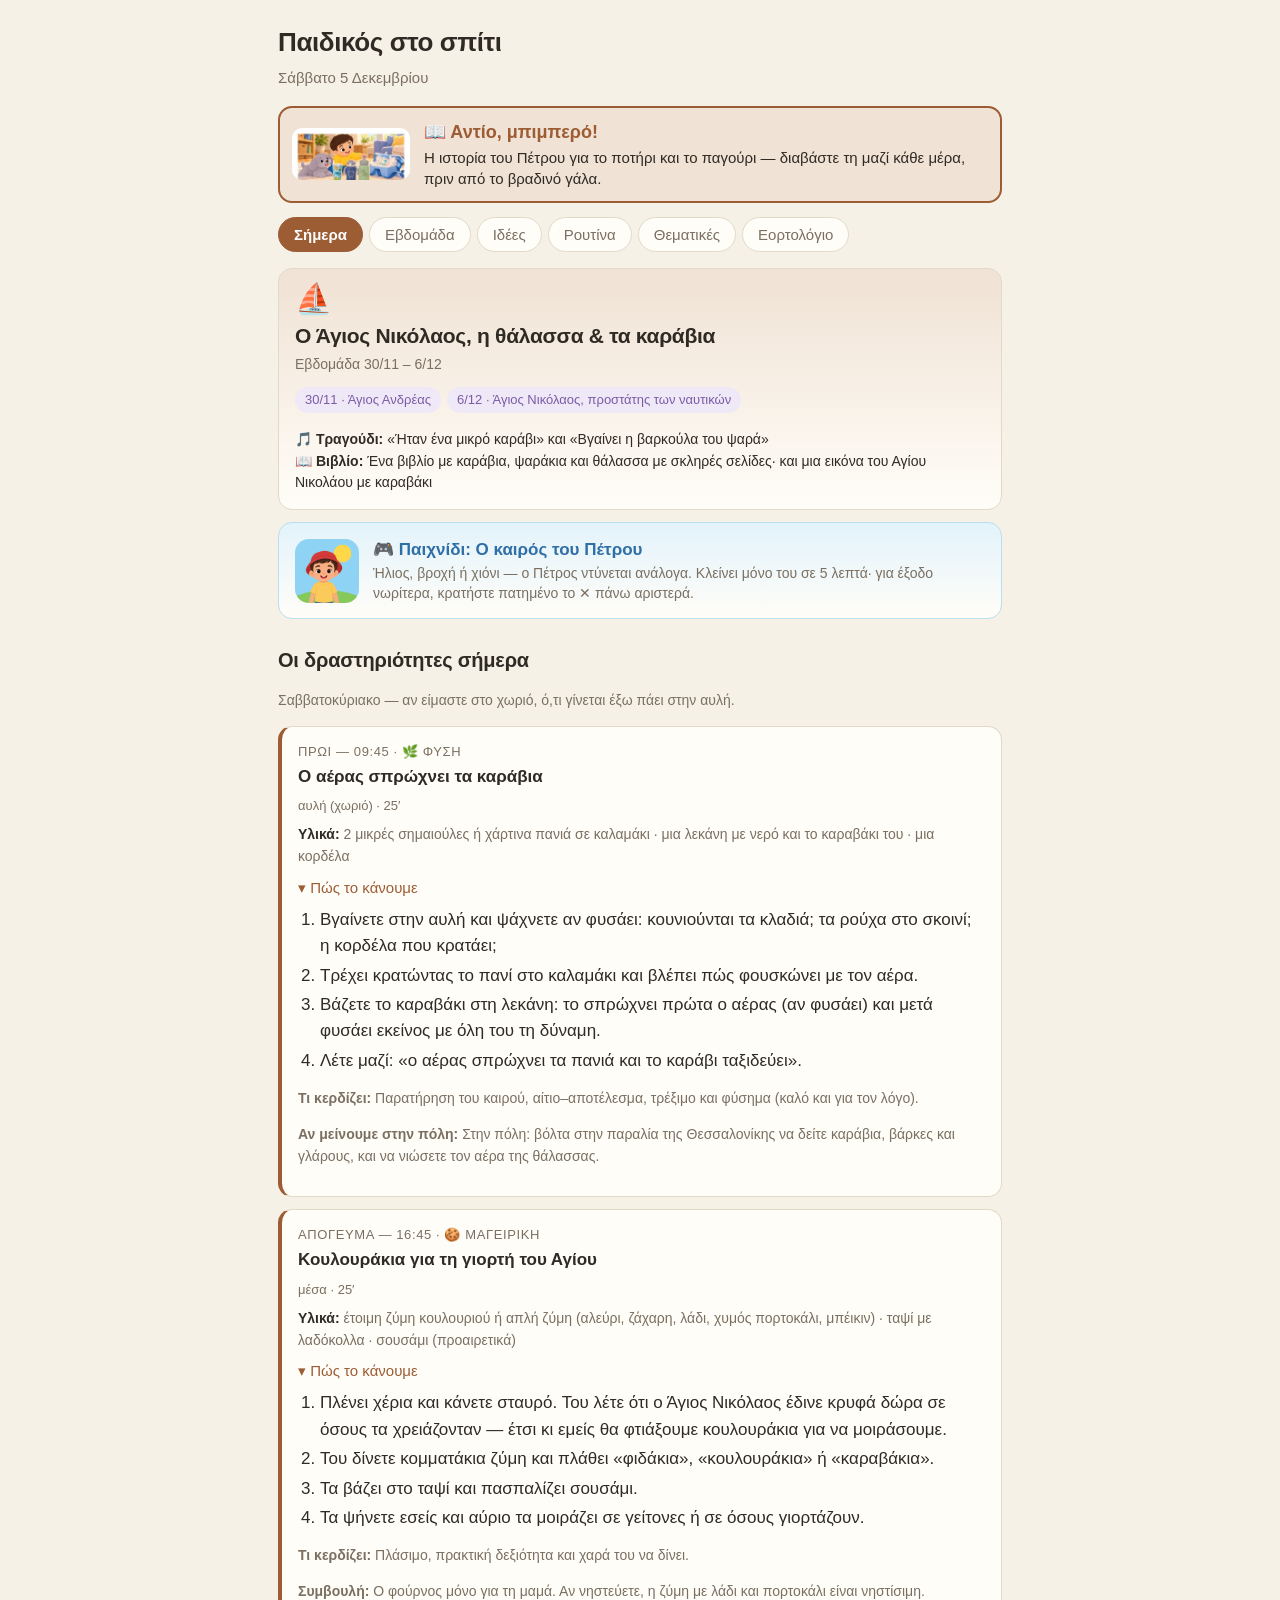
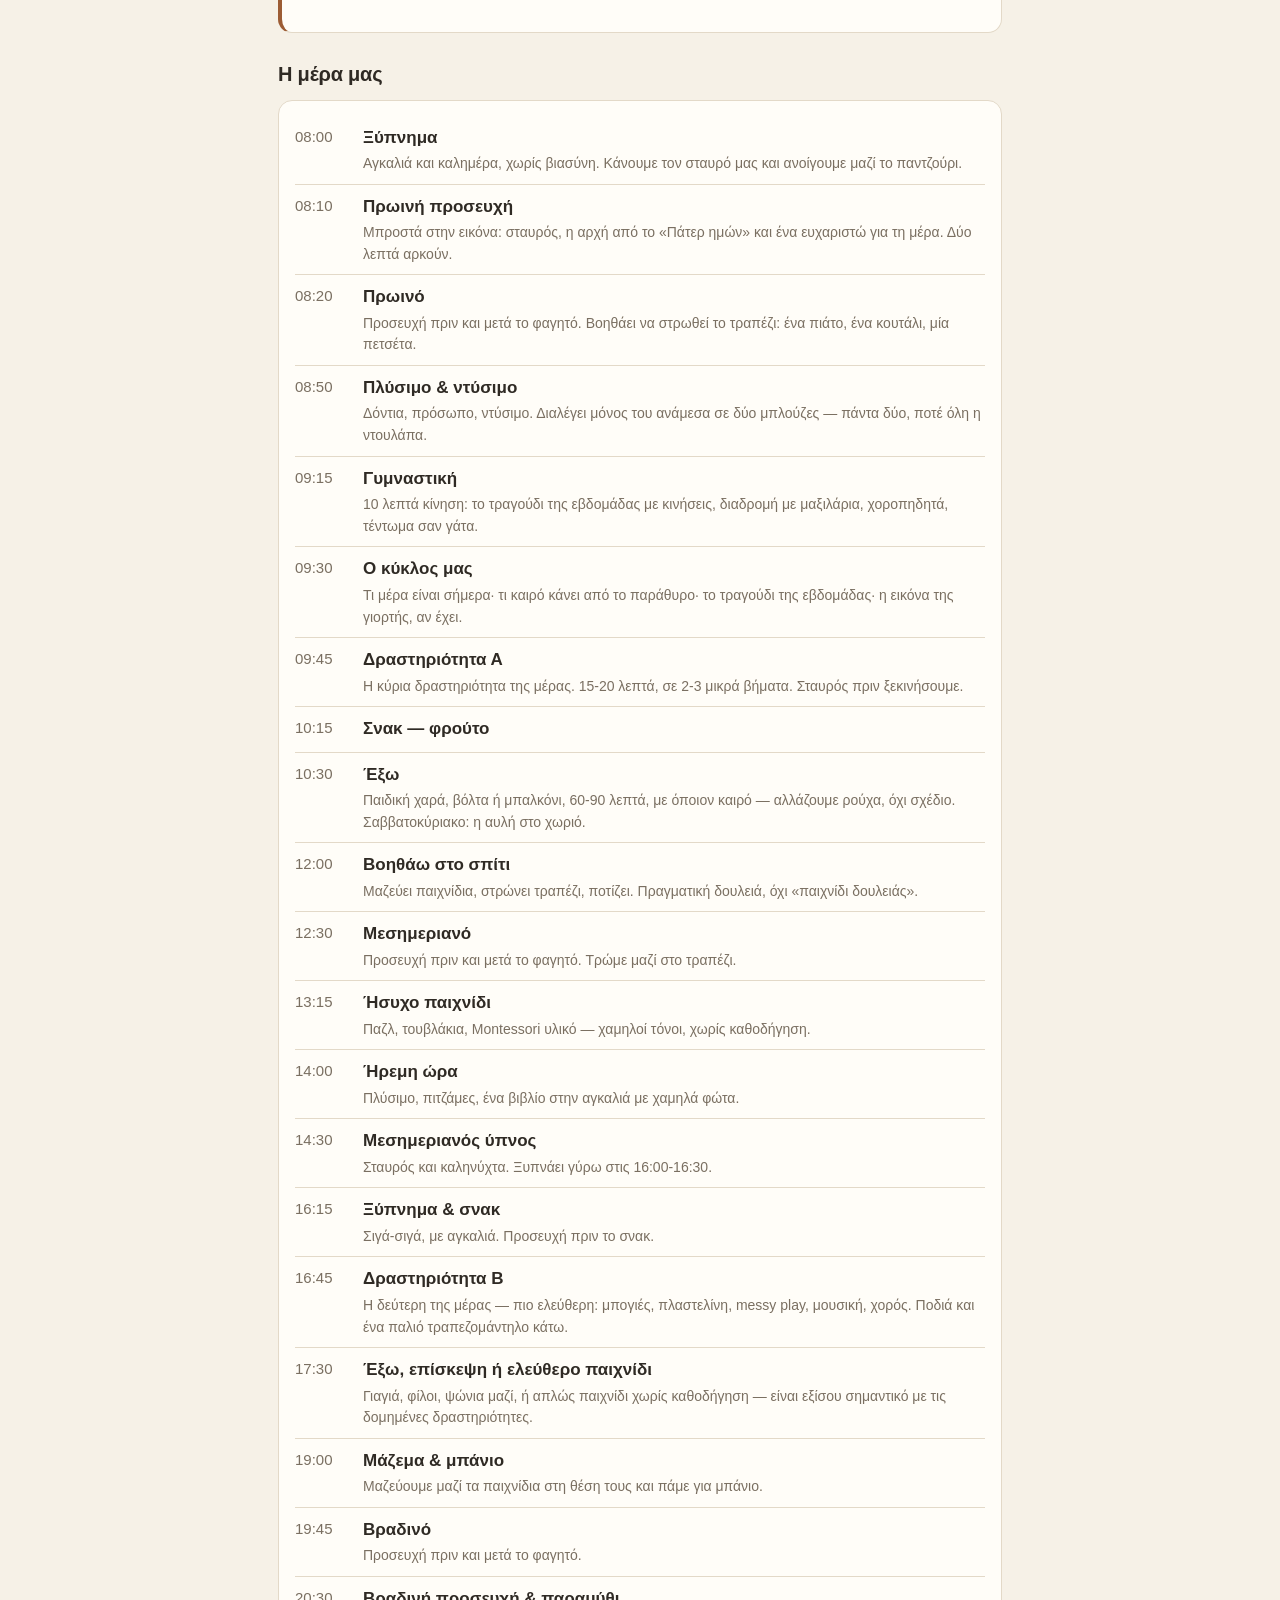
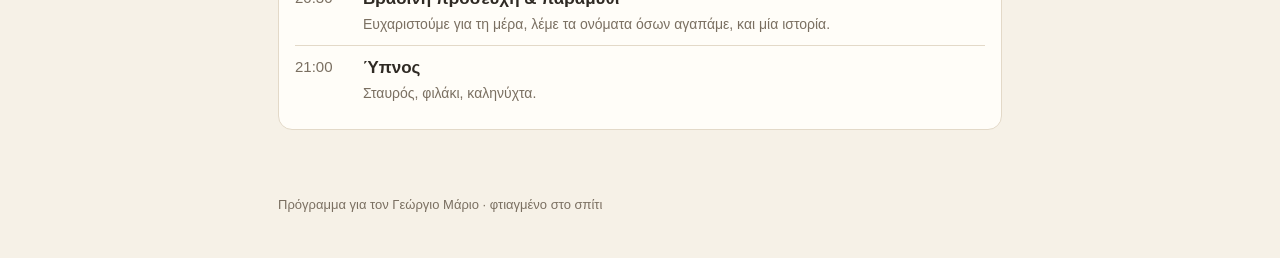
<file: index.html>
<!DOCTYPE html>
<html lang="el">
<head>
<meta charset="utf-8">
<meta name="viewport" content="width=device-width, initial-scale=1, viewport-fit=cover">
<meta name="robots" content="noindex, nofollow">
<meta name="theme-color" content="#f6f1e7">
<meta name="apple-mobile-web-app-capable" content="yes">
<meta name="apple-mobile-web-app-title" content="Παιδικός">
<title>Παιδικός στο σπίτι</title>
<link rel="icon" type="image/svg+xml" href="icon.svg">
<link rel="apple-touch-icon" href="apple-touch-icon.png">
<link rel="stylesheet" href="styles.css?v=4">
</head>
<body>

<header class="top">
  <h1>Παιδικός στο σπίτι</h1>
  <p class="sub" id="topDate"></p>
</header>

<!-- Μόνιμο banner: «Αντίο, μπιμπερό!» — μένει μέχρι να πει ο Χάρης ότι δεν χρειάζεται -->
<a class="pin" href="material/extra-antio-mpimpero.pdf" target="_blank" rel="noopener">
  <img src="material/extra-antio-mpimpero-cover.jpg" alt="">
  <span><b>📖 Αντίο, μπιμπερό!</b>
  Η ιστορία του Πέτρου για το ποτήρι και το παγούρι — διαβάστε τη μαζί κάθε μέρα, πριν από το βραδινό γάλα.</span>
</a>

<nav class="tabs" id="tabs">
  <button data-view="today" class="on">Σήμερα</button>
  <button data-view="week">Εβδομάδα</button>
  <button data-view="ideas">Ιδέες</button>
  <button data-view="routine">Ρουτίνα</button>
  <button data-view="themes">Θεματικές</button>
  <button data-view="feasts">Εορτολόγιο</button>
</nav>

<main id="app"><p class="loading">Φορτώνει…</p></main>

<footer>
  <p>Πρόγραμμα για τον Γεώργιο Μάριο · φτιαγμένο στο σπίτι</p>
</footer>

<script src="app.js?v=3"></script>
</body>
</html>
</file>
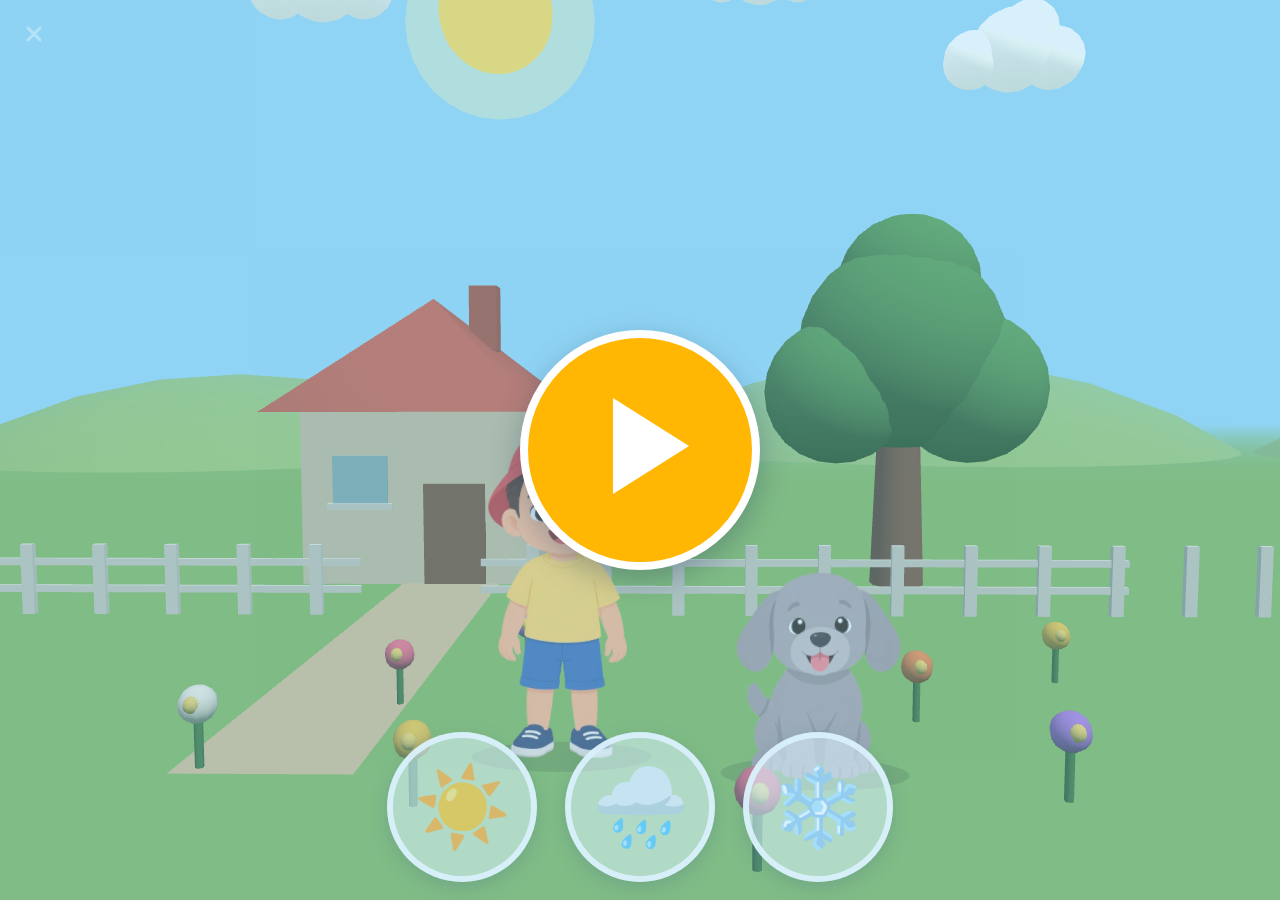
<file: games/kairos/index.html>
<!DOCTYPE html>
<html lang="el">
<head>
<meta charset="utf-8">
<meta name="viewport" content="width=device-width, initial-scale=1, maximum-scale=1, user-scalable=no, viewport-fit=cover">
<meta name="robots" content="noindex, nofollow">
<meta name="theme-color" content="#8fd3f4">
<meta name="apple-mobile-web-app-capable" content="yes">
<meta name="mobile-web-app-capable" content="yes">
<meta name="apple-mobile-web-app-status-bar-style" content="black-translucent">
<meta name="apple-mobile-web-app-title" content="Καιρός">
<title>Ο καιρός του Πέτρου</title>
<link rel="manifest" href="manifest.webmanifest">
<link rel="icon" type="image/png" href="img/icon-192.png">
<link rel="apple-touch-icon" href="img/icon-180.png">
<link rel="stylesheet" href="kairos.css">
</head>
<body>

<canvas id="scene"></canvas>

<!-- Τα τρία κουμπιά του παιδιού: μόνο εικονίδια, κανένα κείμενο -->
<nav class="weather" id="weather" aria-label="Καιρός">
  <button data-w="sun"  aria-label="Ήλιος"><span>☀️</span></button>
  <button data-w="rain" aria-label="Βροχή"><span>🌧️</span></button>
  <button data-w="snow" aria-label="Χιόνι"><span>❄️</span></button>
</nav>

<!-- Αρχή: ένα μεγάλο «παίξε» (χρειάζεται κι ένα άγγιγμα για να ξεκινήσει ο ήχος στο iPhone) -->
<div class="cover" id="start">
  <button class="play" id="play" aria-label="Παίξε"></button>
</div>

<!-- Ήρεμο τέλος μετά από ~5 λεπτά -->
<div class="cover night" id="end" hidden>
  <div class="moon">🌙</div>
</div>

<!-- Έξοδος για τον ενήλικα: κράτα πατημένο ~1,5″ -->
<button class="exit" id="exit" aria-label="Έξοδος (κράτα πατημένο)">
  <svg viewBox="0 0 40 40"><circle class="ring" cx="20" cy="20" r="17"/><path d="M14 14l12 12M26 14L14 26"/></svg>
</button>

<script type="module" src="game.js"></script>
</body>
</html>
</file>
<file: styles.css>
:root{
  --bg:#f6f1e7; --card:#fffdf8; --ink:#2f2a24; --muted:#7a6f61;
  --line:#e3d9c8; --accent:#9c5c34; --accent-soft:#f0e2d4;
  --faith:#7a5ba6; --national:#2f6fa8; --now:#c8862a;
  --radius:14px;
}
*{box-sizing:border-box}
html,body{margin:0;padding:0}
body{
  background:var(--bg); color:var(--ink);
  font:17px/1.55 -apple-system,BlinkMacSystemFont,"Segoe UI",Roboto,"Helvetica Neue",sans-serif;
  padding-bottom:env(safe-area-inset-bottom);
  -webkit-text-size-adjust:100%;
}
.top{padding:22px 18px 10px;max-width:760px;margin:0 auto}
.top h1{margin:0;font-size:26px;letter-spacing:-.4px}
.sub{margin:4px 0 0;color:var(--muted);font-size:15px}

.tabs{
  display:flex;gap:6px;overflow-x:auto;padding:10px 18px 12px;
  max-width:760px;margin:0 auto;-webkit-overflow-scrolling:touch;
  scrollbar-width:none;
}
.tabs::-webkit-scrollbar{display:none}
.tabs button{
  flex:0 0 auto;border:1px solid var(--line);background:var(--card);
  color:var(--muted);border-radius:999px;padding:8px 15px;font-size:15px;
  font-family:inherit;cursor:pointer;
}
.tabs button.on{background:var(--accent);border-color:var(--accent);color:#fff;font-weight:600}

main{max-width:760px;margin:0 auto;padding:4px 18px 40px}
.loading{color:var(--muted)}

h2{font-size:20px;margin:26px 0 10px;letter-spacing:-.2px}
h2:first-child{margin-top:8px}
h3{font-size:17px;margin:0 0 6px}

.card{
  background:var(--card);border:1px solid var(--line);border-radius:var(--radius);
  padding:15px 16px;margin:0 0 12px;
}
.card.theme{background:linear-gradient(180deg,var(--accent-soft),var(--card))}
.theme-emoji{font-size:30px;line-height:1}
.theme-title{font-size:21px;font-weight:700;margin:6px 0 2px;letter-spacing:-.3px}
.theme-dates{color:var(--muted);font-size:14px}

.pill{
  display:inline-block;font-size:13px;padding:3px 10px;border-radius:999px;
  background:var(--accent-soft);color:var(--accent);margin:0 6px 6px 0;
}
.pill.faith{background:#efe9f7;color:var(--faith)}
.pill.national{background:#e6eef7;color:var(--national)}

ul{margin:8px 0 0;padding-left:20px}
li{margin:3px 0}
.muted{color:var(--muted)}
.small{font-size:14px}

.act{border-left:4px solid var(--accent);}
.act .slot{font-size:13px;color:var(--muted);text-transform:uppercase;letter-spacing:.6px}
.act h3{margin-top:2px}
.mats{font-size:14px;color:var(--muted);margin:8px 0 0}
.mats b{color:var(--ink);font-weight:600}
details{margin-top:8px}
summary{cursor:pointer;color:var(--accent);font-size:15px;list-style:none}
summary::-webkit-details-marker{display:none}
summary::before{content:"▸ ";}
details[open] summary::before{content:"▾ ";}

.step{display:flex;gap:12px;padding:9px 0;border-bottom:1px solid var(--line)}
.step:last-child{border-bottom:0}
.step .t{flex:0 0 56px;color:var(--muted);font-variant-numeric:tabular-nums;font-size:15px}
.step .b{flex:1}
.step .b b{font-weight:600}
.step .d{font-size:14px;color:var(--muted);margin-top:2px}
.step.now{background:#fff7e8;border-radius:10px;padding:9px 10px;margin:0 -10px;border-bottom:0}
.step.now .t{color:var(--now);font-weight:700}
.step.past{opacity:.45}

.row{display:flex;justify-content:space-between;gap:10px;padding:11px 0;border-bottom:1px solid var(--line)}
.row:last-child{border-bottom:0}
.row.on{font-weight:700;color:var(--accent)}
.row .d{color:var(--muted);font-size:14px;font-weight:400;white-space:nowrap}

.row.past{opacity:.45}

.act .meta{font-size:13px;color:var(--muted)}
ol{margin:8px 0 0;padding-left:22px}
.pill.custom{background:#f7efe0;color:#8a6420}
.feast{border-left:4px solid var(--faith)}
.church-note{color:var(--faith);margin:8px 0 0}
.step.church{background:#f3eefa;border-radius:10px;padding:9px 10px;margin:0 -10px}
.resrow{margin-top:10px;display:flex;flex-wrap:wrap;gap:8px}
.res{display:inline-block;background:var(--accent);color:#fff;text-decoration:none;
  border-radius:999px;padding:6px 13px;font-size:14px;font-weight:600}
.day.on{border-color:var(--accent);box-shadow:0 0 0 2px var(--accent-soft)}
.day-head{font-size:16px}
details.mini{margin-top:8px}
details.mini > summary{color:var(--ink);font-size:15px;padding:4px 0}
details.mini > summary::before{content:"";}
details.mini .card{margin:8px 0 4px;border-left-width:3px}
.slotmini{display:inline-block;min-width:22px;text-align:center;border-radius:6px;
  background:var(--accent-soft);color:var(--accent);font-weight:700;font-size:13px;margin-right:4px}
.cols{columns:2;column-gap:20px}
.chips{display:flex;flex-wrap:wrap;gap:6px;margin:0 0 14px}
.chip{border:1px solid var(--line);background:var(--card);color:var(--ink);border-radius:999px;
  padding:6px 12px;font-size:14px;font-family:inherit;cursor:pointer}
.chip.on{background:var(--accent);border-color:var(--accent);color:#fff}

footer{max-width:760px;margin:0 auto;padding:0 18px 30px;color:var(--muted);font-size:13px}

@media (min-width:640px){
  .grid2{display:grid;grid-template-columns:1fr 1fr;gap:12px}
  .grid2 .card{margin-bottom:0}
}

.pin{
  display:flex;gap:14px;align-items:center;max-width:724px;margin:6px auto 4px;
  padding:12px;background:var(--accent-soft);border:2px solid var(--accent);
  border-radius:var(--radius);color:var(--ink);text-decoration:none;
}
@media (min-width:761px){.pin{margin-left:auto;margin-right:auto}}
@media (max-width:760px){.pin{margin-left:18px;margin-right:18px}}
.pin img{width:118px;height:auto;border-radius:10px;flex:0 0 auto}
.pin span{font-size:15px;line-height:1.4}
.pin b{display:block;font-size:18px;color:var(--accent);margin-bottom:2px}
.game{display:flex;gap:14px;align-items:center;text-decoration:none;color:var(--ink);
  background:linear-gradient(180deg,#e3f3fb,var(--card));border-color:#b9dff0}
.game img{width:64px;height:64px;border-radius:14px;flex:0 0 auto}
.game span{font-size:14px;line-height:1.4;color:var(--muted)}
.game b{display:block;font-size:17px;color:#2f6fa8;margin-bottom:2px}
</file>
<file: games/kairos/kairos.css>
*{box-sizing:border-box;-webkit-tap-highlight-color:transparent}
html,body{
  margin:0;height:100%;overflow:hidden;background:#8fd3f4;
  overscroll-behavior:none;touch-action:none;
  -webkit-user-select:none;user-select:none;-webkit-touch-callout:none;
}
body{position:fixed;inset:0}
[hidden]{display:none!important}
canvas{position:fixed;inset:0;width:100%;height:100%;display:block;touch-action:none}

/* Τρία τεράστια κουμπιά καιρού */
.weather{
  position:fixed;left:0;right:0;bottom:0;
  display:flex;justify-content:center;gap:min(4vw,28px);
  padding:0 12px calc(18px + env(safe-area-inset-bottom));
}
.weather button{
  --s:min(29vw,150px);
  width:var(--s);height:var(--s);border-radius:50%;
  border:6px solid rgba(255,255,255,.95);
  background:rgba(255,255,255,.55);
  box-shadow:0 6px 18px rgba(30,50,80,.25);
  display:grid;place-items:center;padding:0;cursor:pointer;
  transition:transform .18s ease, background .3s, border-color .3s;
  touch-action:none;
}
.weather button span{font-size:calc(var(--s) * .52);line-height:1;pointer-events:none}
.weather button.on{background:#fff6c9;border-color:#ffd23f;transform:scale(1.07)}
.weather button.press{transform:scale(.9)}
.weather.off{opacity:0;pointer-events:none;transition:opacity 1.5s}

/* Οθόνη έναρξης / τέλους */
.cover{
  position:fixed;inset:0;display:grid;place-items:center;
  background:rgba(143,211,244,.35);transition:opacity .6s;
}
.cover.gone{opacity:0;pointer-events:none}
.play{
  width:min(52vw,240px);height:min(52vw,240px);border-radius:50%;
  border:8px solid #fff;background:#ffb703;cursor:pointer;
  box-shadow:0 10px 30px rgba(30,50,80,.3);position:relative;
  animation:pulse 1.8s ease-in-out infinite;
}
.play::after{
  content:"";position:absolute;left:38%;top:27%;
  border-left:calc(min(52vw,240px) * .32) solid #fff;
  border-top:calc(min(52vw,240px) * .2) solid transparent;
  border-bottom:calc(min(52vw,240px) * .2) solid transparent;
}
@keyframes pulse{50%{transform:scale(1.06)}}

.night{background:radial-gradient(circle at 50% 40%,#2c3e6b,#141c33);opacity:0;transition:opacity 4s}
.night.show{opacity:1}
.moon{font-size:min(40vw,200px);filter:drop-shadow(0 0 30px rgba(255,240,180,.6))}

/* Έξοδος ενήλικα: μικρή, θαμπή, πάνω αριστερά */
.exit{
  position:fixed;top:calc(8px + env(safe-area-inset-top));left:8px;
  width:52px;height:52px;padding:6px;border:0;background:none;opacity:.35;
  touch-action:none;z-index:5;
}
.exit svg{width:100%;height:100%;fill:none;stroke:#fff;stroke-width:3;stroke-linecap:round}
.exit .ring{stroke-dasharray:107;stroke-dashoffset:107;transform:rotate(-90deg);transform-origin:center}
.exit.hold{opacity:1}
.exit.hold .ring{stroke-dashoffset:0;transition:stroke-dashoffset 1.5s linear}

/* κύκλος στο σημείο που άγγιξε το παιδί */
.ripple{
  position:fixed;width:90px;height:90px;margin:-45px 0 0 -45px;border-radius:50%;
  border:5px solid rgba(255,255,255,.9);pointer-events:none;
  animation:ripple .65s ease-out forwards;
}
@keyframes ripple{from{transform:scale(.2);opacity:1}to{transform:scale(1.4);opacity:0}}
</file>
